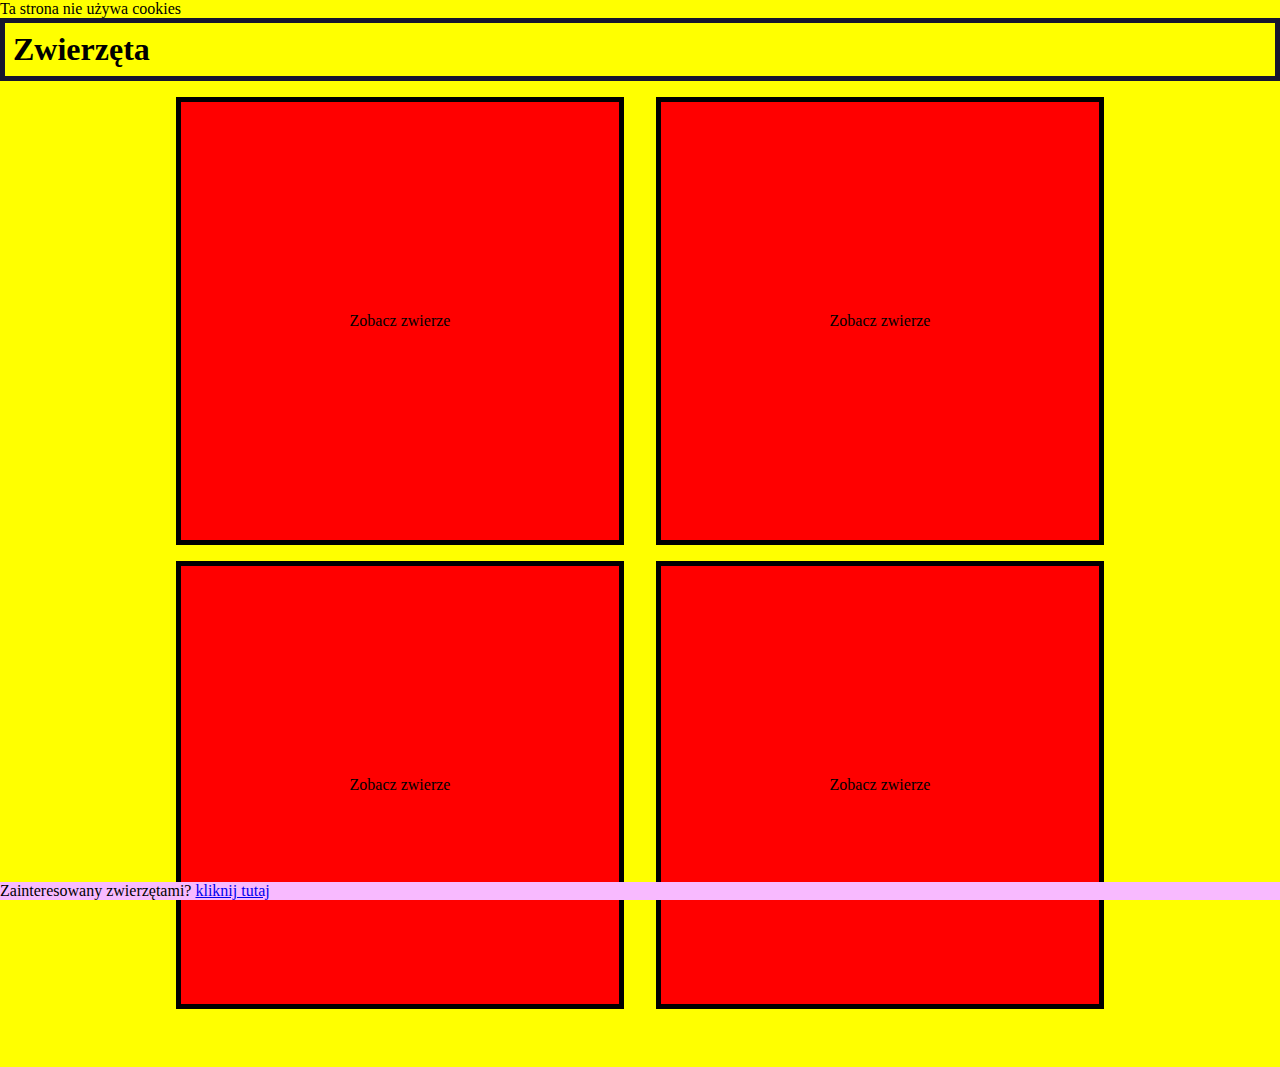
<file: cw3/index.html>
<!DOCTYPE html>
<html lang="en">
<head>
  <meta charset="UTF-8">
  <meta http-equiv="X-UA-Compatible" content="IE=edge">
  <meta name="viewport" content="width=device-width, initial-scale=1.0">
  <title>Ćw 2</title>
  <link rel="stylesheet" href="style.css">
</head>
<body>
  <div class="cookies">
    Ta strona nie używa cookies
  </div>
  <header>
    <h1>Zwierzęta</h1>
  </header>
  
  <section>
    <article>Lew</article>
    <article>Zebra</article>
    <article>Słoń</article>
    <article>Żyrafa</article>
  </section>

  <footer>
    Zainteresowany zwierzętami? 
   <a href="https://www.youtube.com/watch?v=gCYcHz2k5x0">kliknij tutaj</a>
  </footer>



</body>
</html>
</file>
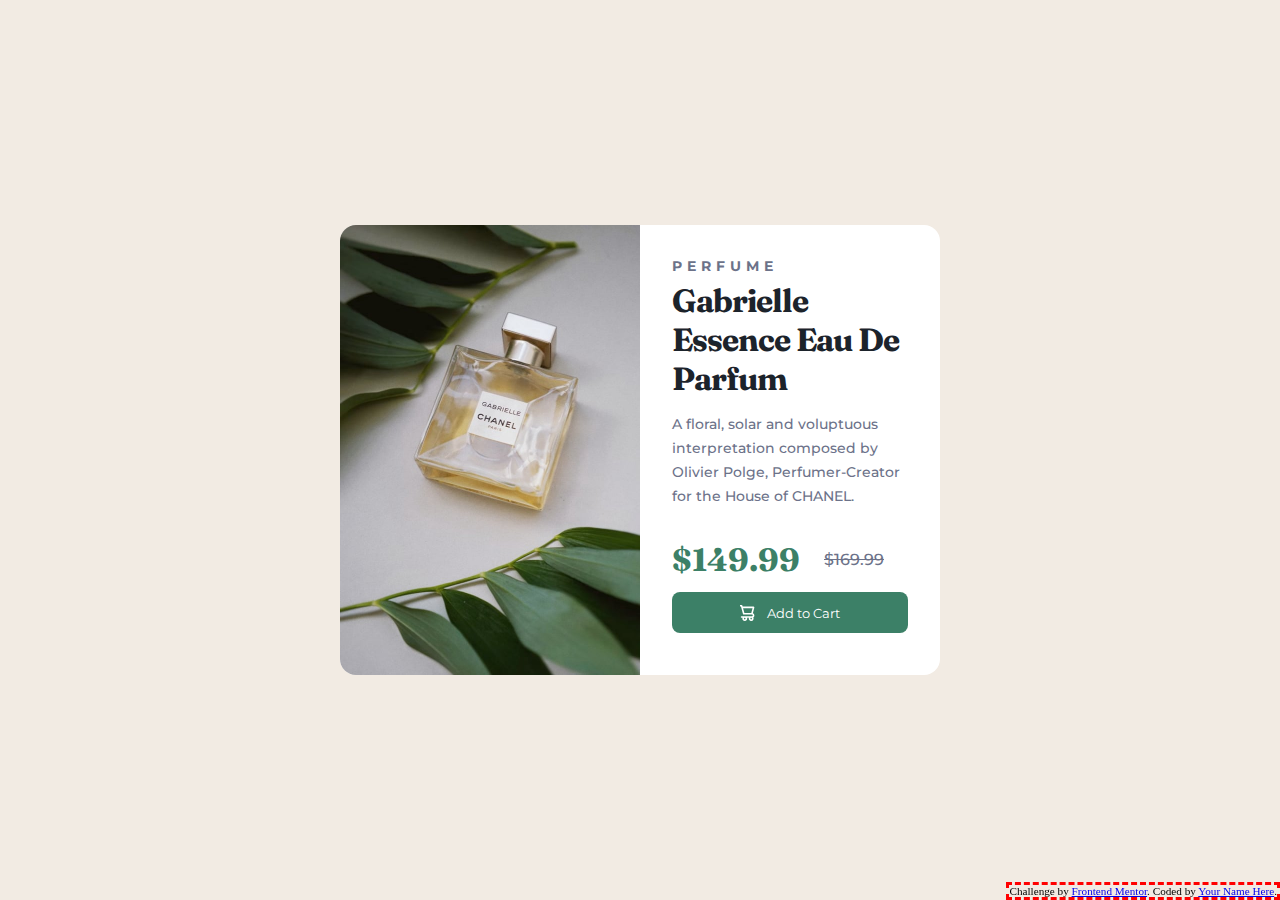
<file: cwiczenie/index.html>
<!DOCTYPE html>
<html lang="en">
<head>
  <meta charset="UTF-8">
  <meta name="viewport" content="width=device-width, initial-scale=1.0"> <!-- displays site properly based on user's device -->

  <link rel="icon" type="image/png" sizes="32x32" href="./images/favicon-32x32.png">
  
  <title>Frontend Mentor | Product preview card component</title>

  <!-- Feel free to remove these styles or customise in your own stylesheet 👍 -->
  
  <link rel="stylesheet" href="style.css" >
  <link rel="preconnect" href="https://fonts.googleapis.com">
  <link rel="preconnect" href="https://fonts.gstatic.com" crossorigin>
  <link href="https://fonts.googleapis.com/css2?family=Fraunces:opsz,wght@9..144,700&family=Montserrat:wght@500;700&display=swap" rel="stylesheet">
</head>
<body>

  <main>
    <header>
      <picture>
        <source media="(max-width: 768px)" srcset="./images/image-product-mobile.jpg">
        <source media="(min-width: 768px)" srcset="./images/image-product-desktop.jpg">
        <img src="./images/image-product-mobile.jpg" alt="Gabrielle">
    </picture>
    </header>

    <section>

      <h2>PERFUME</h2>
      <h1>Gabrielle Essence Eau De Parfum</h1>

      <p> A floral, solar and voluptuous interpretation composed by Olivier Polge, 
      Perfumer-Creator for the House of CHANEL.</p>

      <section>
        <strong>$149.99</strong>
        <s>$169.99</s>
      </section>

      <button>
        <img src="./images/icon-cart.svg" alt="ADD TO CARD">
        Add to Cart
      </button>
  </section>
  </main>
  
  <div class="attribution">
    Challenge by <a href="https://www.frontendmentor.io?ref=challenge" target="_blank">Frontend Mentor</a>. 
    Coded by <a href="#">Your Name Here</a>.
  </div>
</body>
</html>
</file>
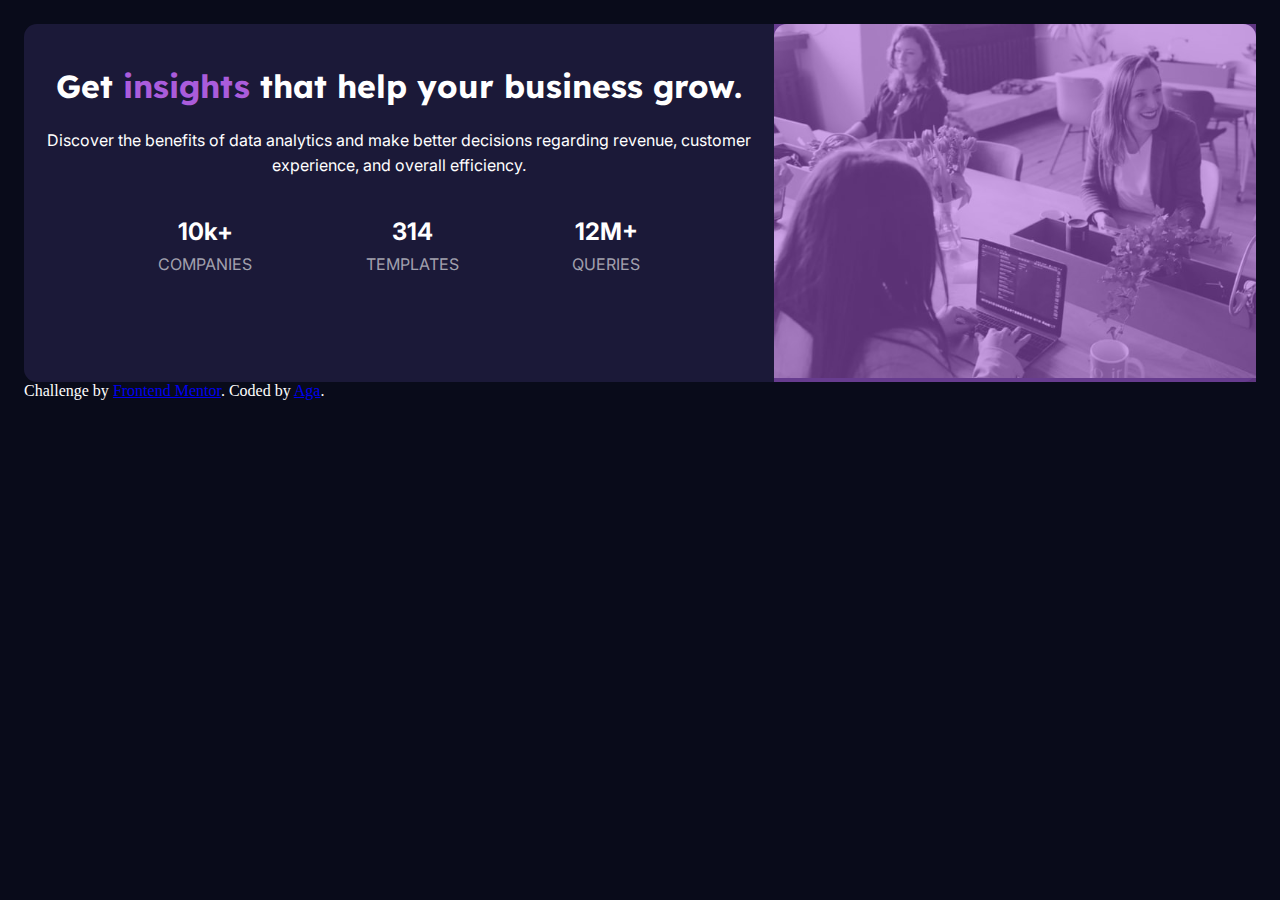
<file: cwiczenie2/index.html>
<!DOCTYPE html>
<html lang="en">
<head>
  <meta charset="UTF-8">
  <meta name="viewport" content="width=device-width, initial-scale=1.0"> <!-- displays site properly based on user's device -->

  <link rel="icon" type="image/png" sizes="32x32" href="./images/favicon-32x32.png">
  
  <title>Frontend Mentor | Stats preview card component</title>
  <link rel="stylesheet" href="style.css" >
  <link rel="preconnect" href="https://fonts.googleapis.com">
<link rel="preconnect" href="https://fonts.gstatic.com" crossorigin>
<link href="https://fonts.googleapis.com/css2?family=Inter:wght@400;700&family=Lexend+Deca&display=swap" rel="stylesheet">
</head>
<body>

  <main>

    <header>
      <picture>
        <source media="(max-width: 768px)" srcset="./images/image-header-desktop.jpg">
        <source media="(min-width: 768px)" srcset="./images/image-header-mobile.jpg">
        <img src="./images/image-header-mobile.jpg" alt="business workers">
    </picture>
    </header>
  
    <section>
          <h1>Get <span>insights</span> that help your business grow.</h1>

          <p>Discover the benefits of data analytics and make better decisions regarding revenue, customer 
            experience, and overall efficiency.</p>
      

      <section>
        <article> 
          <h2>10k+</h2>
          <p>companies</p>
        </article> 

        <article> 
          <h2>314</h2>
          <p>templates</p>
        </article>

        <article> 
          <h2>12M+</h2>
          <p>queries</p>
        </article>
      </section>
    </section> 
  </main>

  <div class="attribution">
    Challenge by <a href="https://www.frontendmentor.io?ref=challenge" target="_blank">Frontend Mentor</a>. 
    Coded by <a href="#">Aga</a>.
  </div>
</body>
</html>
</file>
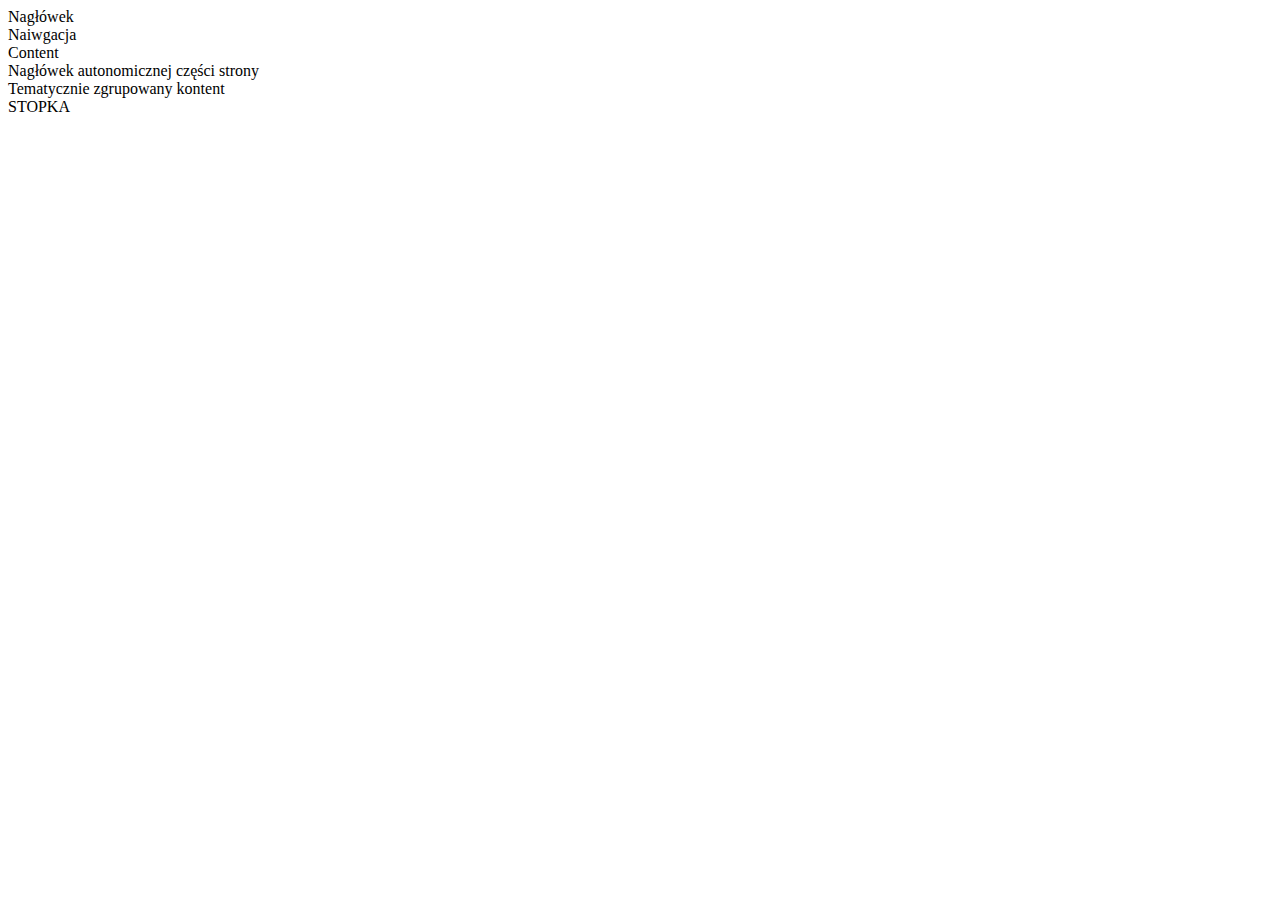
<file: cw1/cw1/index.html>
<!DOCTYPE html>
<html lang="pl">
<head>
    <meta charset="UTF-8">
    <meta http-equiv="X-UA-Compatible" content="IE=edge">
    <meta name="viewport" content="width=device-width, initial-scale=1.0">
    <title>Wizytówka</title>
</head>
<body>
    <header>
        Nagłówek
    </header>

    <nav>
        Naiwgacja
    </nav>

    <main>
        Content
        <article>
            <header>
                Nagłówek autonomicznej części strony
            </header>
            
        </article>


    </main>


    <section>
        Tematycznie zgrupowany kontent
    </section>

    <footer>
        STOPKA
    </footer>


</body>
</html>
</file>
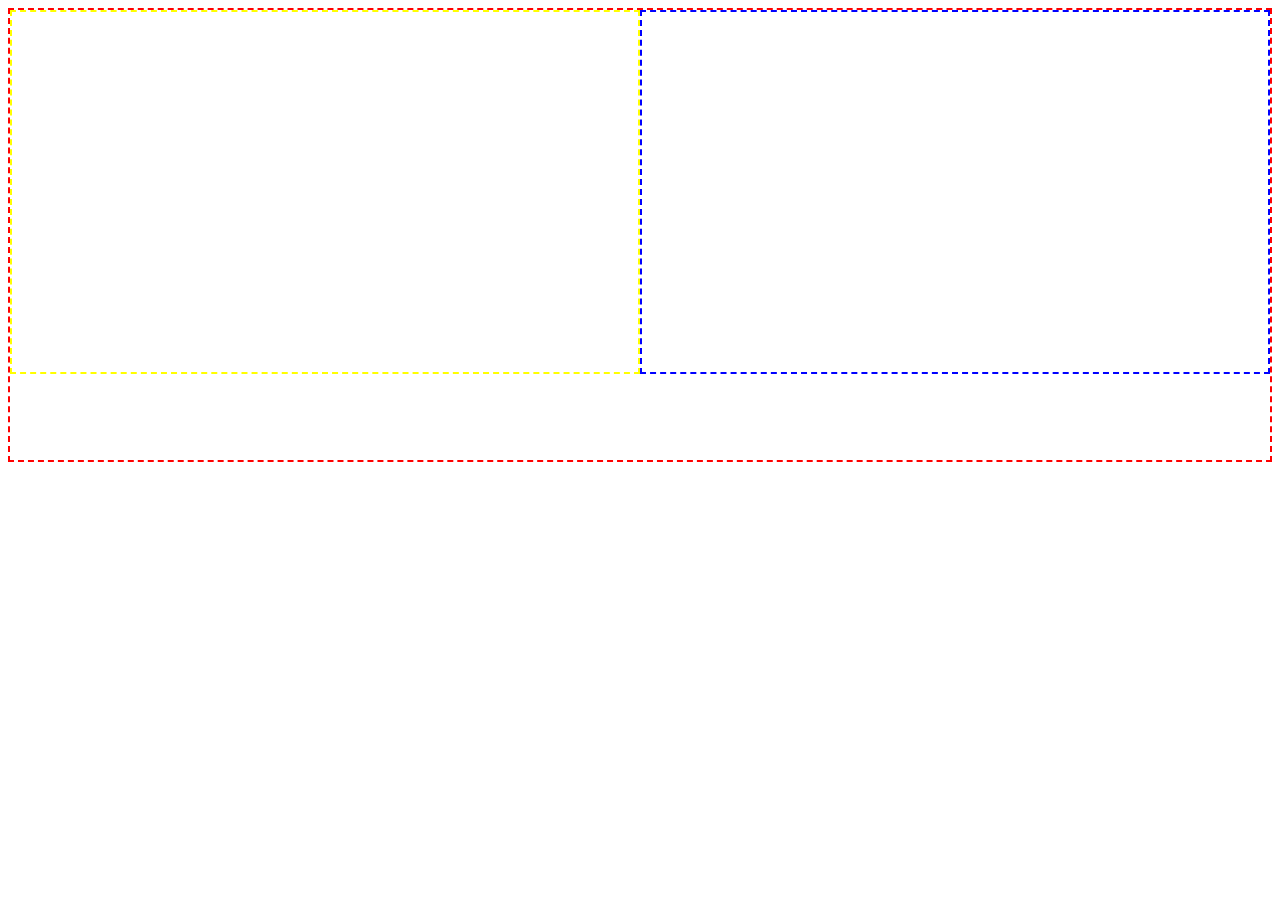
<file: cw1/position.html>
<!DOCTYPE html>
<html lang="en">
<head>
  <meta charset="UTF-8">
  <meta http-equiv="X-UA-Compatible" content="IE=edge">
  <meta name="viewport" content="width=device-width, initial-scale=1.0">
  <title>MEDIA</title>
</head>
<body>

  <style>
    .parent{
      border:2px dashed red;
      display:flex;
      height:50vh;
      flex-direction: column;
    }
    .child{
      height:40vh;
    }
    .ch1{
      border:2px dashed yellow;
      flex:1;
    }
    .ch2{
      border:2px dashed blue;
      flex:1;
    }

    @media (min-width:768px){
      .parent{
        flex-direction: row;

      }

    }
  </style>

  <div class="parent">
    <div class="child ch1"></div>
    <div class="child ch2"></div>
  </div>




</body>
</html>
</file>
<file: cw3/style.css>
body{
    background-color:yellow;
    margin:0;
  }
  
  footer
  .cookies{
    border: 5px solid #000;
    text-align: center;
    padding:.5rem;
  }
  
  header{
    border: 5px solid rgb(22, 21, 46);
    padding:.5rem;
  }
  
  h1{
    margin:0;
  }
  
  footer{
    position:fixed;
    bottom:0;
    width:100%;
    background-color: rgb(248, 186, 255);
  }
  
  *{
    box-sizing: border-box;
  }
  
  section{
    display:flex;
    flex-direction: column;
    margin-bottom:calc( 3rem + 10px );
  }
  
  article{
    border: 5px solid #000;
    aspect-ratio: 1/1;
    margin:1rem;
    margin-bottom: 0;
    background-size: cover;
    background-position: center;
    position: relative;
  }
  
  @media (min-width:768px){
  
    section{
      flex-direction: row;
      justify-content: center;
      flex-wrap:wrap;
    }
  
    article{
      width:35%;
    }
  
  }



article:nth-child(1){
    background-image: url(https://files.worldwildlife.org/wwfcmsprod/images/Lion_WWFGIFTS_cover_2020/magazine_small/2wafu1bmcz_b21fc8e6.jpeg);



}

article:nth-child(2){
    background-image: url(https://zwierzaki.pl/wp-content/uploads/2021/12/zebra-1200x675.jpg);
}

article:nth-child(3){
    background-image: url(https://bi.im-g.pl/im/c1/85/1a/z27810497AMP,Slon-bez-ciosow.jpg);
}

article:nth-child(4){
    background-image: url(https://fajnepodroze.pl/wp-content/uploads/2020/02/zyrafa-w-calej-okazalosci-scaled.jpg);
}

article:after{
    content: "Zobacz zwierze";
    background-color: red;
    position: absolute;
    width: 100%;
    height: 100%;
    left: 0;
    top:0;
    display:flex;
    justify-content: center;
    align-items: center;
    transition:.5s;
}
article:active:after{
    opacity:0;
}

article:hover:after{
    background-color: blue;
}
</file>
<file: cwiczenie/style.css>
*{ box-sizing: border-box;}

body{
    background-color: hsl(30, 38%, 92%);
    display:flex;
    justify-content: center;
    align-items: center;
    min-height:100vh;
    margin: 0;
    padding: 1rem;
}

main{
    background-color: hsl(0, 0%, 100%);
    border-radius: 1rem;
}

header img{
    max-width: 100%;
    border-radius: 1rem 1rem 0 0;

}

h1{
    color: hsl(212, 21%, 14%);
    font-family: 'Fraunces', serif;
    font-size: 2rem;
    line-height:1,8rem;
    letter-spacing: -1px;
    margin: .4rem 0;
}

h2{
    color: hsl(228, 12%, 48%);
    font-family: 'Montserrat', sans-serif;
    font-size: 14px;
    letter-spacing: 5px;
    margin: 0;
    font-weight: 700;
}

p{
    color:hsl(228, 12%, 48%);
    font-family:'Montserrat', sans-serif;
    font-weight: 500;
    font-size: .85rem;
    line-height: 1.5rem;

}


main > section{
    padding: 1.5rem;
}

section > section{
    margin-top: 2rem;
    display:flex;
    align-items: center;

}

strong{
    color:hsl(158, 36%, 37%);
    font-family: 'Fraunces', serif;
    font-size: 2rem;
}

s{
    color:hsl(228, 12%, 48%);
    font-family:'Montserrat', sans-serif;
    font-weight: 500;
    padding-left: 1.5rem;
}

button{
    background-color:hsl(158, 36%, 37%);
    border-radius:.5rem;
    width:100%;
    font-family: 'Montserrat', sans-serif;
    color: hsl(0, 0%, 100%);
    margin-top: .8rem;
    padding: .8rem;
    border: none;
    display: flex;
    align-items: center;
    justify-content: center;
    gap: .8rem;
    cursor: pointer;


}

button:active{
    background-color: #1A4031;

}

.attribution{
    border: dashed red;
    position:fixed;
    bottom: 0;
    right:0;
    font-size: .7em
}

/*desktop*/

@media (min-width: 768px){
    main{
        display:flex;
        
    }

    header{
        height:450px;
    }
    header img{
        height: 450px;
        width: 300px;
        border-radius: 1rem 0 0 1rem;
    }
    main > section{
      padding:2rem;
      width:300px;
    }


    }
</file>
<file: cwiczenie2/style.css>
*{box-sizing: border-box;}


body{
    background-color: hsl(233, 47%, 7%);
    color: hsl(0, 0%, 100%);
    margin:0;
    padding: 1.5rem;
    dissplay:flex;
    justify-content: center;
    align-items: center;
    min-height:100vh;
}

main{
    background-color: hsl(244, 38%, 16%);
    border-radius: .8rem;
}

span{
    color: hsl(277, 64%, 61%);
}

header{
    position:relative;
}

header img{
    max-width:100%;
    border-radius: .8rem .8rem 0 0;
    filter: opacity (0.6) drop-shadow(0 0 0 hsl(277,64% 61));
}

header:after{
    content:" ";
    background-color:hsla(277, 64%, 61%, 0.532);
    position: absolute;
    left: 0;
    top: 0;
    width: 100%;
    height: 100%;
} 

main>section{
    padding: 1.3rem;

}

h1{
    font-family: 'Lexend Deca', sans-serif;
    font-weight: 700;
    text-align: center;
    font-size: 2rem;
}

p{
    font-family: 'Inter', sans-serif;
    text-align: center;
    font-weight: 400;
    color: white;
    line-height:1.6em;
}

section>section{
    
    display:flex;
    flex-direction:column;
    align-items: center;

}

h2{
    text-align: center;
    font-family: 'Inter', sans-serif;
}

article p{
    text-transform: uppercase;
    font-family: 'Inter', sans-serif;
    color: hsla(0, 0%, 100%, 0.6);
}

article{
    line-height: 1px;
}

.atribution{
    position: fixed;
    bottom:0;
    font-size: .7em;
}


@media(min-width: 768px){
    main{
        display:flex;
        flex-direction: row-reverse;
    }
    main>section{
        width:540;
    }

    section>section{
        flex-direction: row;
        justify-content: space-evenly;
        margin-top:2rem;
    }
}
</file>
